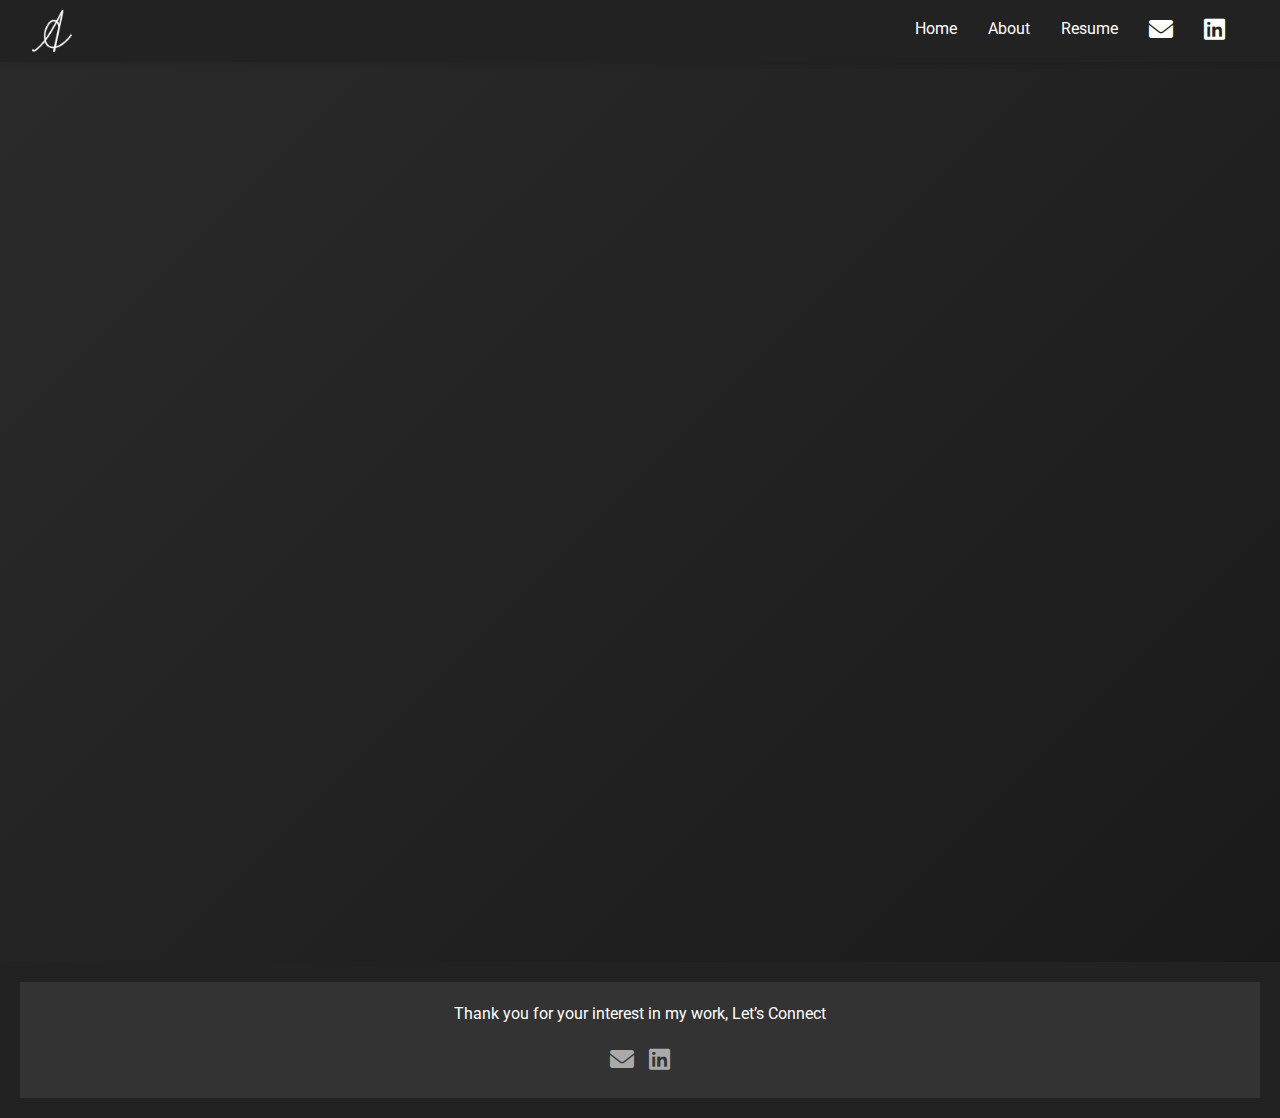
<file: index.html>
<!DOCTYPE html>
<html lang="en">
<head>
  <meta charset="UTF-8">
  <meta name="viewport" content="width=device-width, initial-scale=1.0">
  <meta name="description" content="Portfolio of Ananthu S, UI/UX Designer">
  <meta name="keywords" content="Portfolio, UI/UX Design, Web Development, Science Tutor">
  <meta name="author" content="Ananthu S">
  <title>Portfolio</title>
  <link href="https://fonts.googleapis.com/css2?family=Roboto:wght@400;500;700&display=swap" rel="stylesheet">
  <link href="https://cdn.jsdelivr.net/npm/bootstrap@5.3.0-alpha1/dist/css/bootstrap.min.css" rel="stylesheet">
  <link rel="stylesheet" href="index.css">
  <link rel="stylesheet" href="about.css"> <!-- Reference to external CSS for About Section -->
  <link rel="stylesheet" href="https://cdnjs.cloudflare.com/ajax/libs/font-awesome/6.0.0-beta3/css/all.min.css">
</head>
<body>

  <!-- Navbar -->
  <div id="navbar-container"></div>

  <!-- Hero Section (Splash Animation) -->
  <div id="hero" class="hero-section">
    <div class="text initial">Welcome to my work</div>
    <div class="yellow-box"></div>
    <div class="text final">Looking forward to collaborating</div>
    <div class="arrow" id="scroll-arrow"></div>
  </div>

 
      </div>
    </div>
  </div>

  <!-- Projects Section -->
  <section id="projects-section" style="display: none; opacity: 0;">
    <p class="section-title">My Work</p>
    <h2 class="section-heading">The projects I've been working on</h2>

    <div class="project-container">
      <!-- Project Info List -->
      <div class="project-list">
        <ul>
          <li class="project-item active" data-target="0">
            <i class="fas fa-music"></i> Soul Music – AI-powered Personalized Playlist
          </li>
          <li class="project-item" data-target="1">
            <i class="fas fa-chart-line"></i> KFC Dashboard – Sales & Inventory Analytics
          </li>
        </ul>
      </div>

      <div class="project-image-container" id="image-0">
        <a href="soulmusic.html">
          <img id="project-image" src="Assets/Project image.png" alt="Soul Music AI Feature" class="img-fluid">
        </a>
      </div>

      <div class="project-image-container" id="image-1" style="display: none;">
        <a href="kfcdashboard.html">
          <img id="project-image-2" src="Assets/kfc dashboard mockup.png" alt="KFC Dashboard" class="img-fluid">
        </a>
      </div>
    </div>
  </section>
  <!-- Footer -->
  <div id="footer-container"></div>

  <script src="https://cdn.jsdelivr.net/npm/@popperjs/core@2.11.6/dist/umd/popper.min.js"></script>
  <script src="https://cdn.jsdelivr.net/npm/bootstrap@5.3.0-alpha1/dist/js/bootstrap.min.js"></script>
  <script>
    // Scroll to Projects Section when arrow is clicked and reveal the section
    document.getElementById('scroll-arrow').addEventListener('click', function() {
      let projectsSection = document.getElementById('projects-section');
      projectsSection.style.display = 'block';
      setTimeout(function () {
        projectsSection.style.opacity = '1'; // Fade-in
      }, 50);

      // Scroll to the projects section smoothly
      projectsSection.scrollIntoView({ behavior: 'smooth' });
    });

    // Load external HTML (Navbar and Footer) dynamically
    function loadHTML(file, elementId) {
      fetch(file).then(response => response.text()).then(data => {
        document.getElementById(elementId).innerHTML = data;
      }).catch(error => console.error("Error loading file:", error));
    }

    window.onload = function () {
      loadHTML("navbar.html", "navbar-container");
      loadHTML("footer.html", "footer-container");
    };

    // Toggle Text for the About section
    function toggleText(element) {
      const collapsibleText = element.nextElementSibling;
      if (collapsibleText.style.display === "block") {
        collapsibleText.style.display = "none";
      } else {
        collapsibleText.style.display = "block";
      }
    }

    // Get all project items and the image container
    const projectItems = document.querySelectorAll('.project-item');
    const projectImageContainers = document.querySelectorAll('.project-image-container');

    // Add event listeners to each project item
    projectItems.forEach((item, index) => {
      item.addEventListener('click', () => {
        projectItems.forEach(item => item.classList.remove('active'));
        item.classList.add('active');
        projectImageContainers.forEach(container => container.style.display = 'none');
        const activeImage = document.getElementById(`image-${index}`);
        activeImage.style.display = 'block';
      });
    });
  </script>
</body>
</html>
</file>
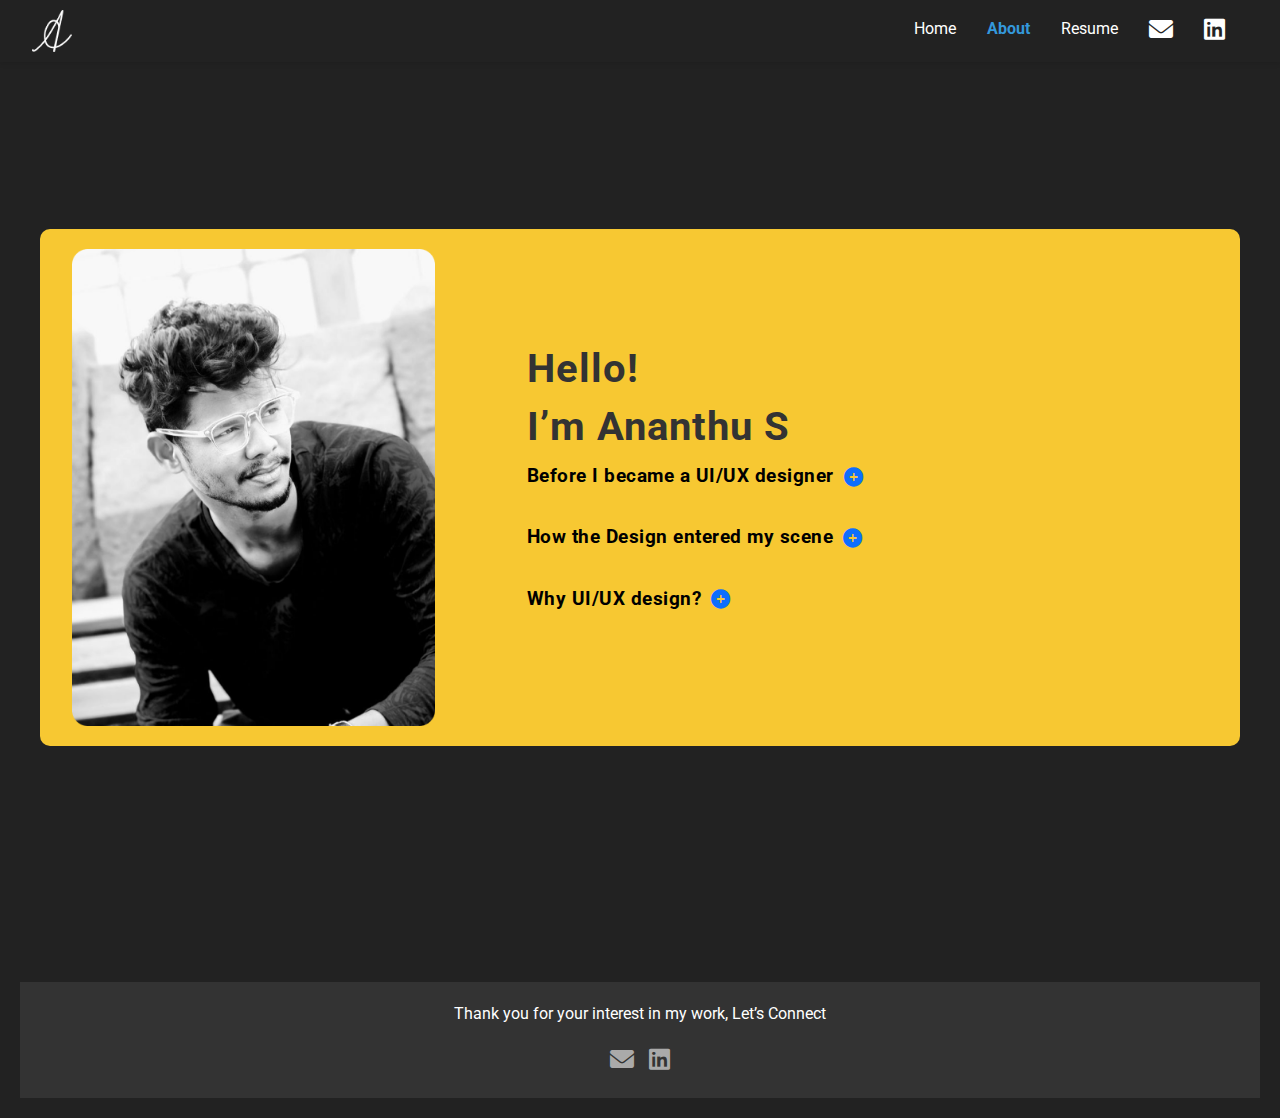
<file: about.html>
<!DOCTYPE html>
<html lang="en">
<head>
    <meta charset="UTF-8">
    <meta name="viewport" content="width=device-width, initial-scale=1.0">
    <meta name="description" content="Portfolio of Ananthu S, UI/UX Designer">
    <meta name="keywords" content="Portfolio, UI/UX Design, Web Development, Science Tutor">
    <meta name="author" content="Ananthu S">
    <title>Portfolio</title>
    <link href="https://fonts.googleapis.com/css2?family=Roboto:wght@300;400;700&family=Playfair+Display:wght@400;700&family=Roboto+Slab:wght@400;700&display=swap" rel="stylesheet">
    <link href="https://cdn.jsdelivr.net/npm/bootstrap@5.3.0-alpha1/dist/css/bootstrap.min.css" rel="stylesheet">
    <link rel="stylesheet" href="about.css"> <!-- Reference to external CSS -->
    <link rel="stylesheet" href="https://cdnjs.cloudflare.com/ajax/libs/font-awesome/6.0.0-beta3/css/all.min.css">
</head>
<body>
    <header id="navbar-container" role="navigation" aria-label="Main navigation"></header>
    
    <main class="about-main-container" role="main">
        <section class="row about-profile-section align-items-center mb-5">
            <div class="col-md-4">
                <img src="Assets/Profile Image.png" alt="Ananthu S Profile" class="about-profile-image fade-in">
            </div>
            <div class="col-md-8 about-text-box fade-in">
                <h1 class="about-intro-heading">
                    <span class="hover-magnify">Hello!</span>
                </h1>
                <h1 class="about-intro-heading"><span class="hover-magnify">I’m Ananthu S</span></h1>
                <section class="about-description">
                    <p>
                        <span class="about-large-text" onclick="toggleText(this)">
                            <strong>Before I became a UI/UX designer</strong>
                            <i class="fas fa-plus-circle text-primary" style="margin-left: 10px;"></i>
                        </span>
                        <span class="collapsible-text">
                            I spent a few years tutoring science subjects. As a freelance home tutor, I enjoyed working one-on-one with high school and higher secondary students, helping them understand complex concepts in physics, chemistry, and mathematics. This experience not only enhanced my communication skills but also gave me a deep understanding of how individuals learn differently, which has been invaluable in my career as a UI/UX designer. It also allowed me to develop patience and empathy, essential traits for designing user-centric products.
                        </span>
                        
                        <br><br>

                        <span class="about-large-text" onclick="toggleText(this)">
                            <strong>How the Design entered my scene</strong>
                            <i class="fas fa-plus-circle text-primary" style="margin-left: 10px;"></i>
                        </span>
                        <span class="collapsible-text">
                            After a formal course in UI/UX, I’ve always had a curiosity for technology, which led me to web development and, later, user-centered design. Through my journey with Figma and responsive design projects, I learned to craft intuitive, accessible interfaces that focus on the user's needs and preferences. This hands-on experience allowed me to apply both creative and analytical thinking, similar to my tutoring days but in a digital space.
                        </span>
                        <br><br>

                        <span class="about-large-text" onclick="toggleText(this)">
                            <strong>Why UI/UX design?</strong>
                            <i class="fas fa-plus-circle text-primary" style="margin-left: 10px;"></i>
                        </span>
                        <span class="collapsible-text">
                            UI/UX design allows me to improve how people interact with digital products. My background in tutoring equipped me with empathy, while my technical skills enable me to craft solutions that make digital experiences smoother and more engaging. I’m excited to collaborate with designers and developers alike, building interfaces that truly empower users.
                        </span>
                    </p>
                </section>
            </div>
        </section>
    </main>

    <footer id="footer-container"></footer>

    <script src="https://cdn.jsdelivr.net/npm/@popperjs/core@2.11.6/dist/umd/popper.min.js"></script>
    <script src="https://cdn.jsdelivr.net/npm/bootstrap@5.3.0-alpha1/dist/js/bootstrap.min.js"></script>
    <script>
        function toggleText(element) {
            const collapsibleText = element.nextElementSibling;
            const icon = element.querySelector('i');
            
            // Toggle text visibility
            collapsibleText.classList.toggle('show');
            
            // Toggle icon between plus and minus
            if (collapsibleText.classList.contains('show')) {
                icon.classList.remove('fa-plus-circle');
                icon.classList.add('fa-minus-circle');
            } else {
                icon.classList.remove('fa-minus-circle');
                icon.classList.add('fa-plus-circle');
            }
        }

        function loadHTML(file, elementId, callback) {
            fetch(file).then(response => response.text()).then(data => {
                document.getElementById(elementId).innerHTML = data;
                if (callback) callback();
            }).catch(error => console.error('Error loading file:', error));
        }

        function setActiveLink() {
            const currentPage = window.location.pathname.split('/').pop();
            const links = {
                'about.html': 'about-link',
                'index.html': 'work-link',
                'resume.html': 'resume-link',
                'mailto': 'contact-link',
                'linkedin': 'linkedin-link',
            };
            Object.values(links).forEach(linkId => {
                const link = document.getElementById(linkId);
                if (link) link.classList.remove('active');
            });
            for (const [page, linkId] of Object.entries(links)) {
                if (currentPage === page || currentPage.includes(page)) {
                    const activeLink = document.getElementById(linkId);
                    if (activeLink) activeLink.classList.add('active');
                }
            }
        }

        function closeNavbarOnClickOutside() {
            const navbar = document.querySelector('.navbar-collapse');
            const navbarToggler = document.querySelector('.navbar-toggler');
            document.addEventListener('click', function (event) {
                if (!navbar.contains(event.target) && !navbarToggler.contains(event.target)) {
                    navbar.classList.remove('show');
                }
            });
        }

        window.onload = function () {
            loadHTML('navbar.html', 'navbar-container', function () {
                loadHTML('footer.html', 'footer-container', function () {
                    setActiveLink();
                    closeNavbarOnClickOutside();
                });
            });
        };
    </script>
</body>
</html>
</file>
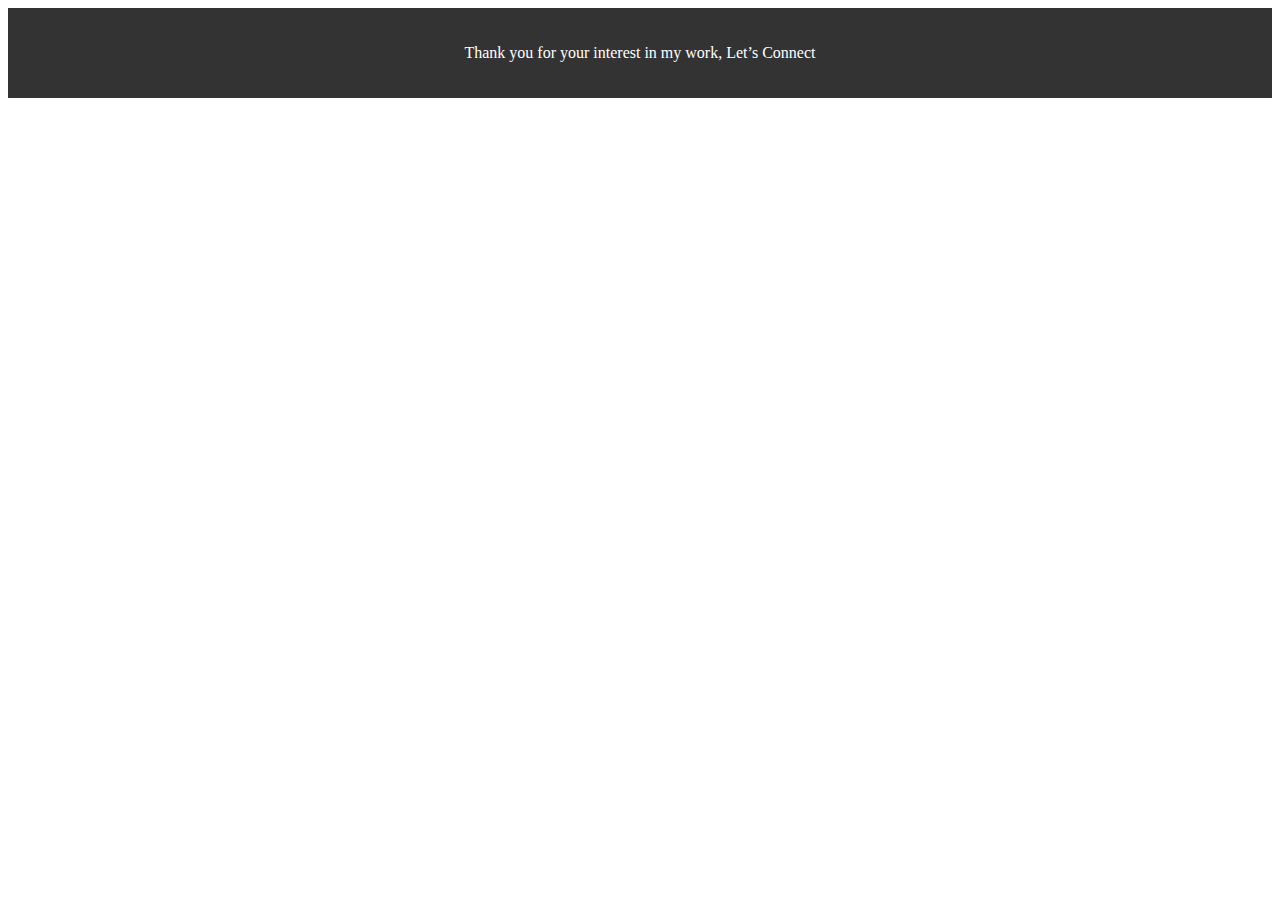
<file: footer.html>
<!DOCTYPE html>
<html lang="en">
<head>
  <meta charset="UTF-8">
  <meta name="viewport" content="width=device-width, initial-scale=1.0">
  <link rel="stylesheet" href="footer.css">
  <title>Footer</title>
</head>
<body>
  <!-- footer.html -->
<footer class="footer">
  <div class="footer-container">
    <p>Thank you for your interest in my work, Let’s Connect</p>
    <div class="footer-icons">
      <a href="mailto:ananthsiv15@gmail.com" aria-label="Email">
        <i class="fa fa-envelope"></i>
      </a>
      <a href="https://www.linkedin.com/in/-ananthus/" aria-label="LinkedIn" target="_blank">
        <i class="fa-brands fa-linkedin"></i>
      </a>
    </div>
  </div>
</footer>

</body>
</html>
</file>
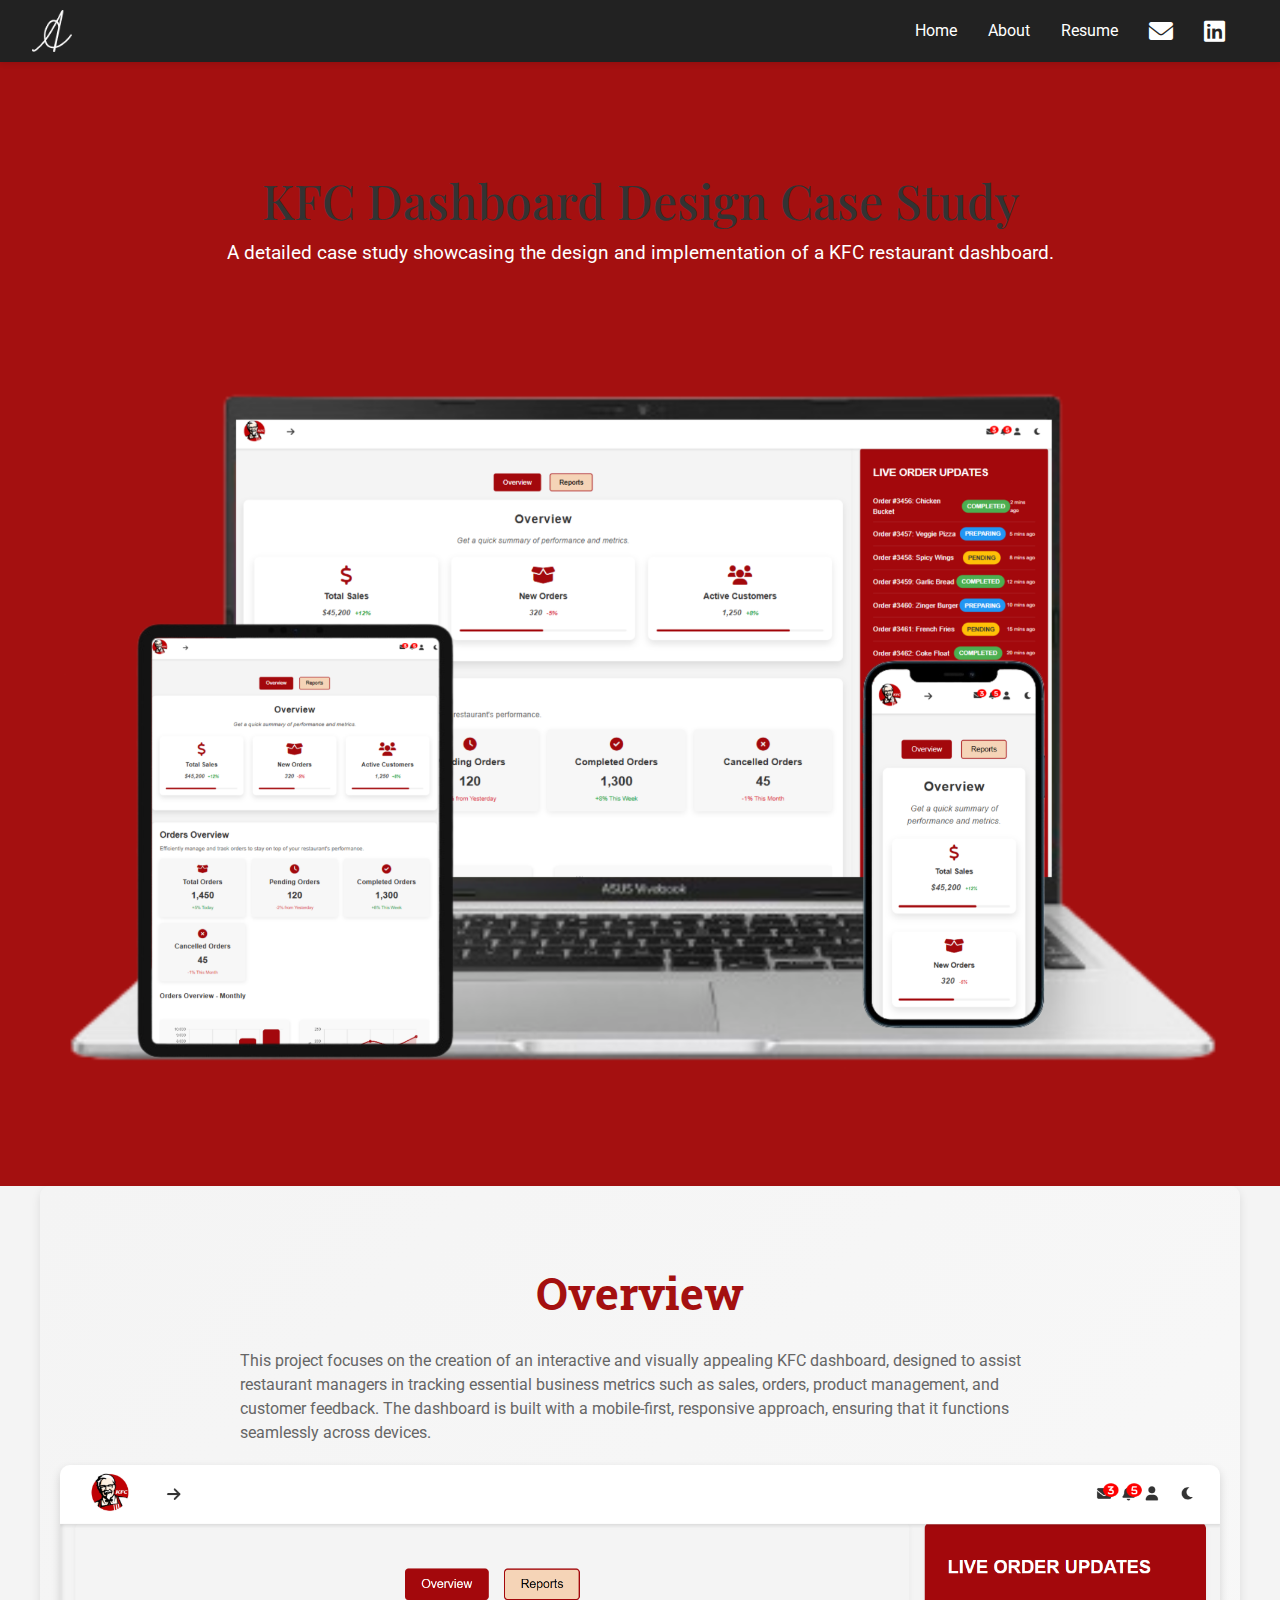
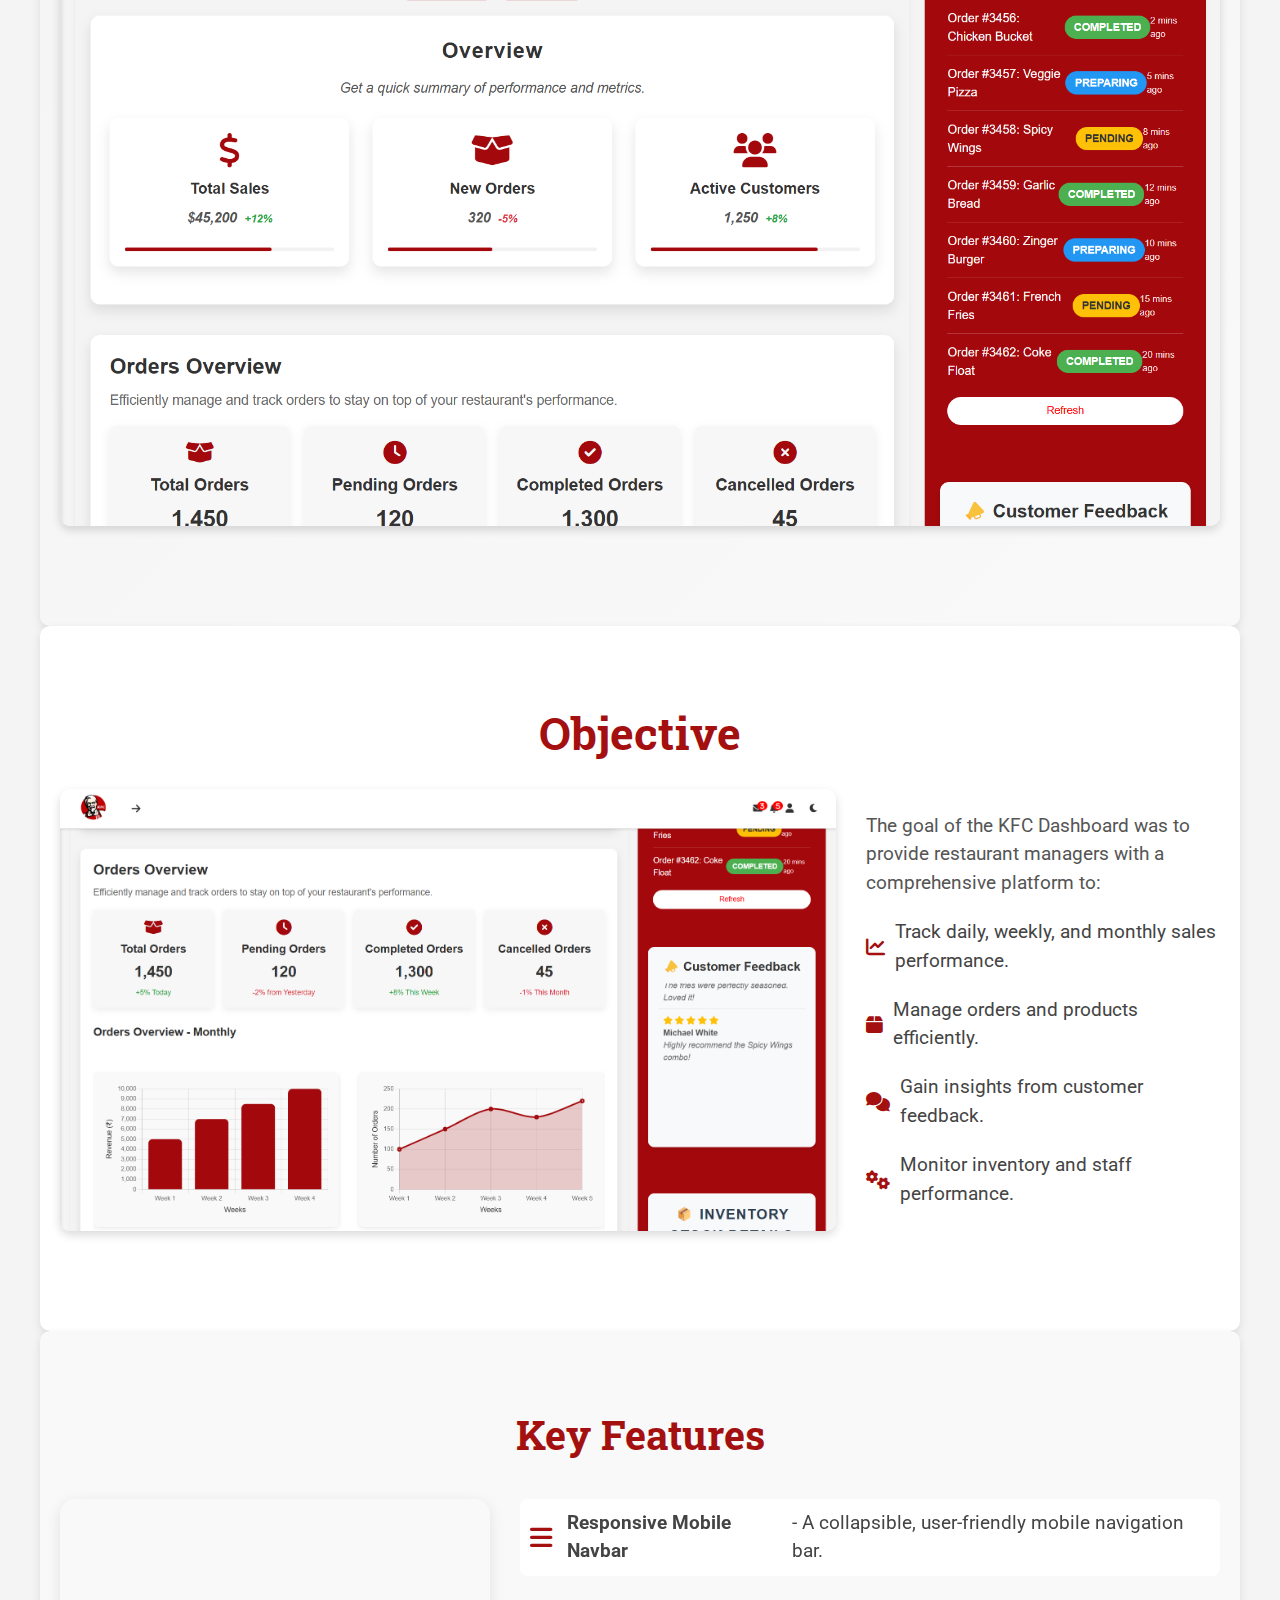
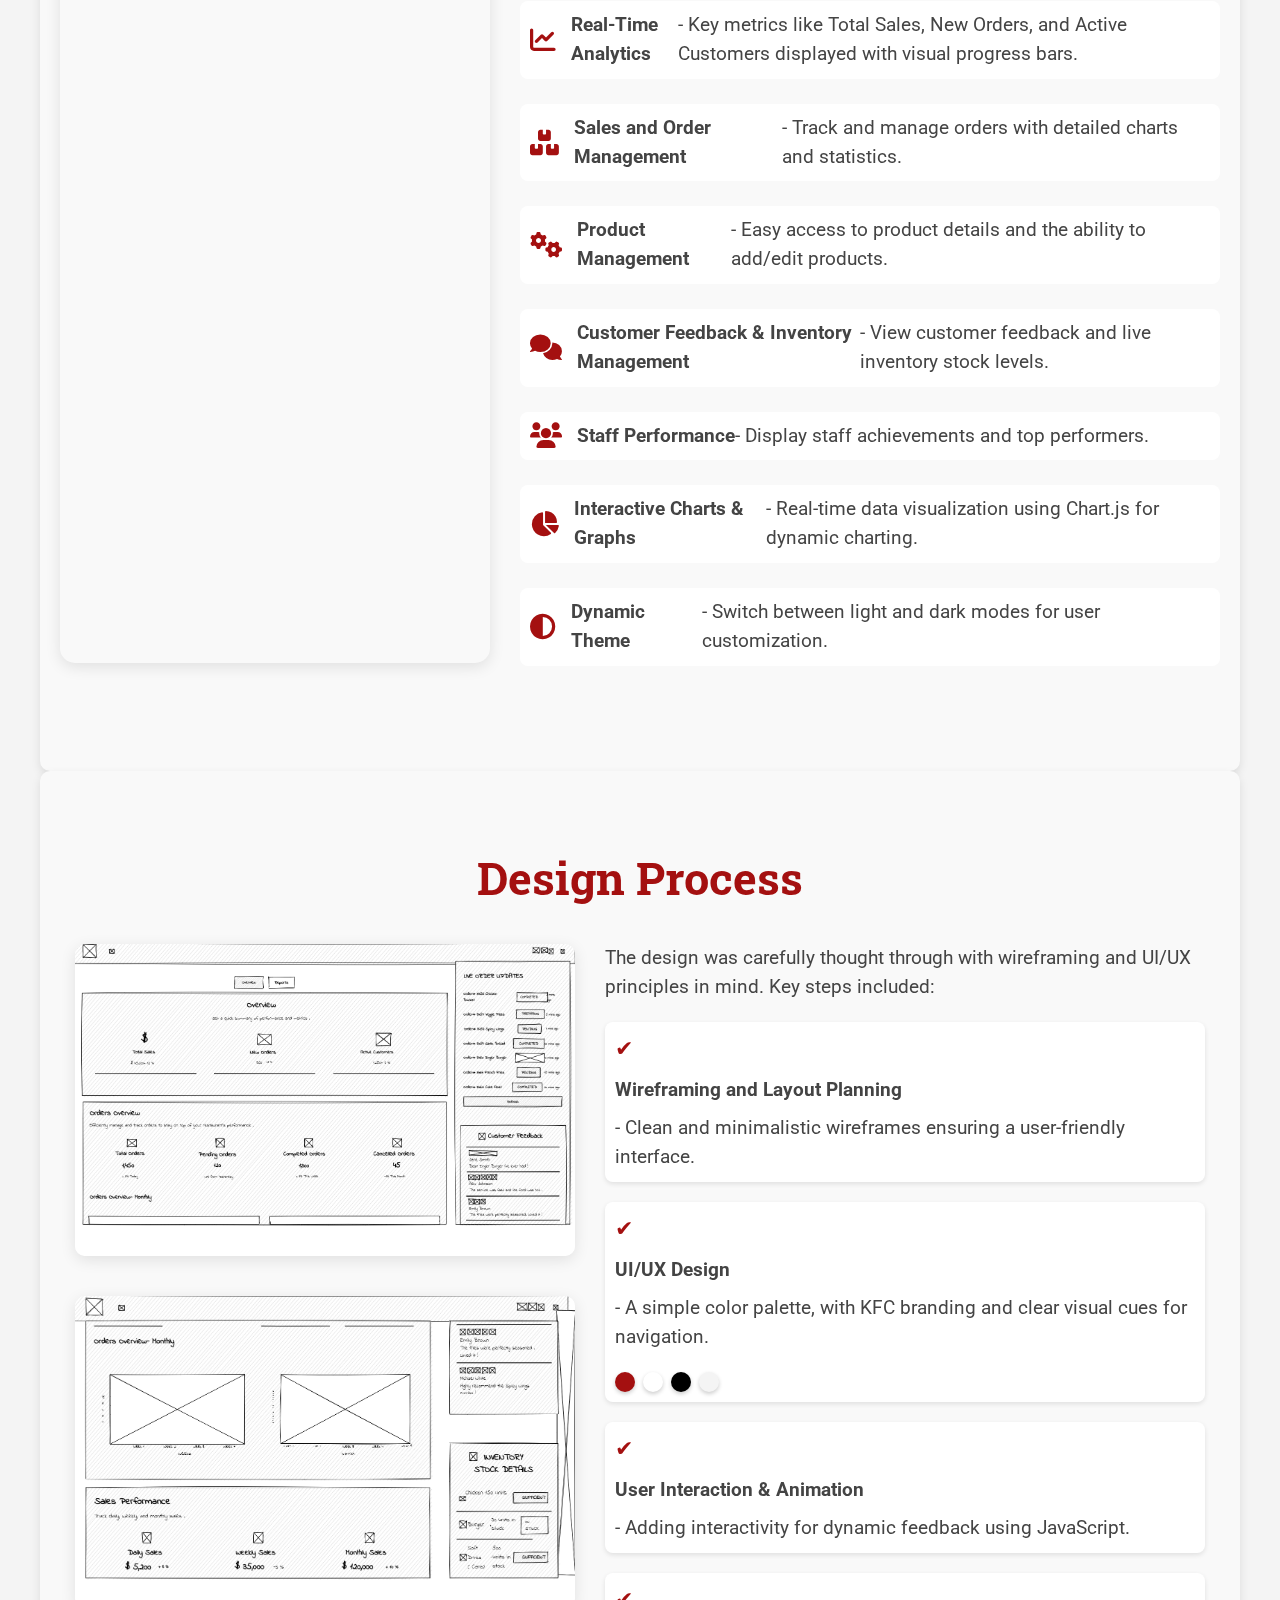
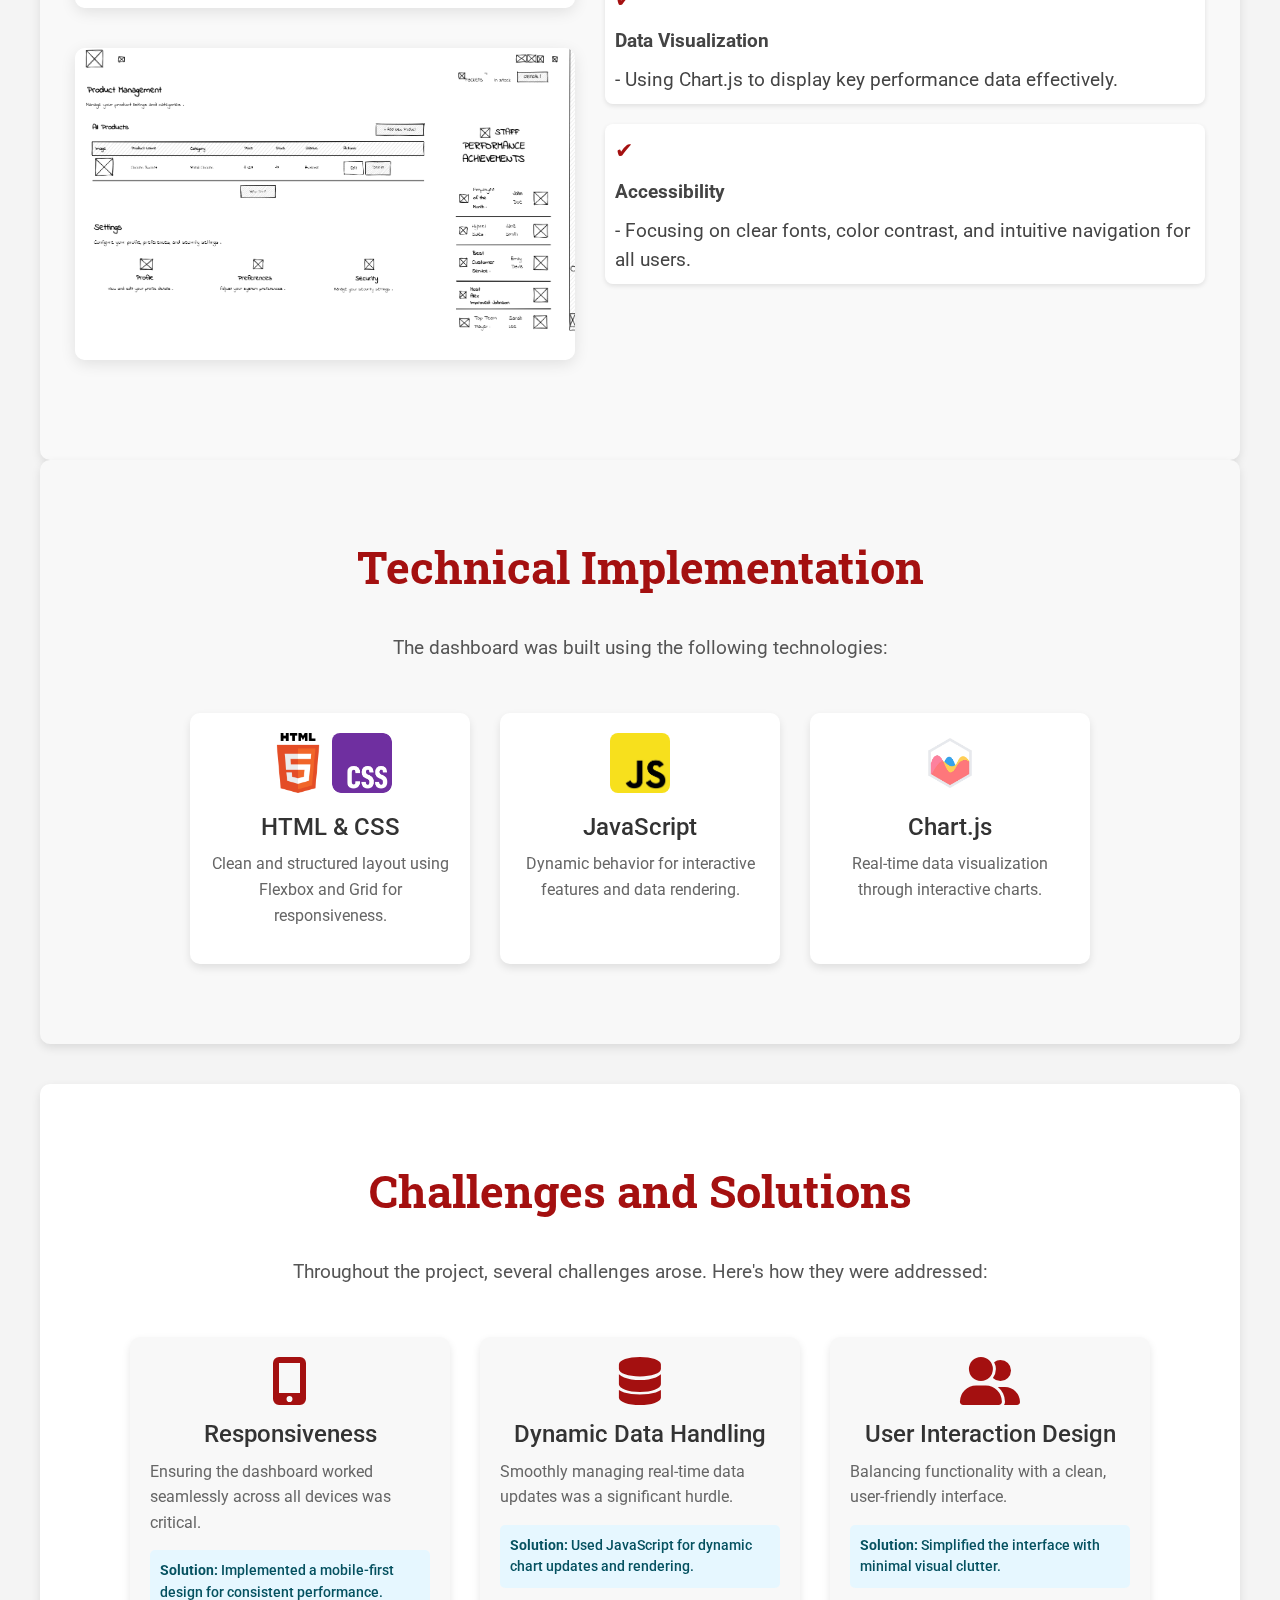
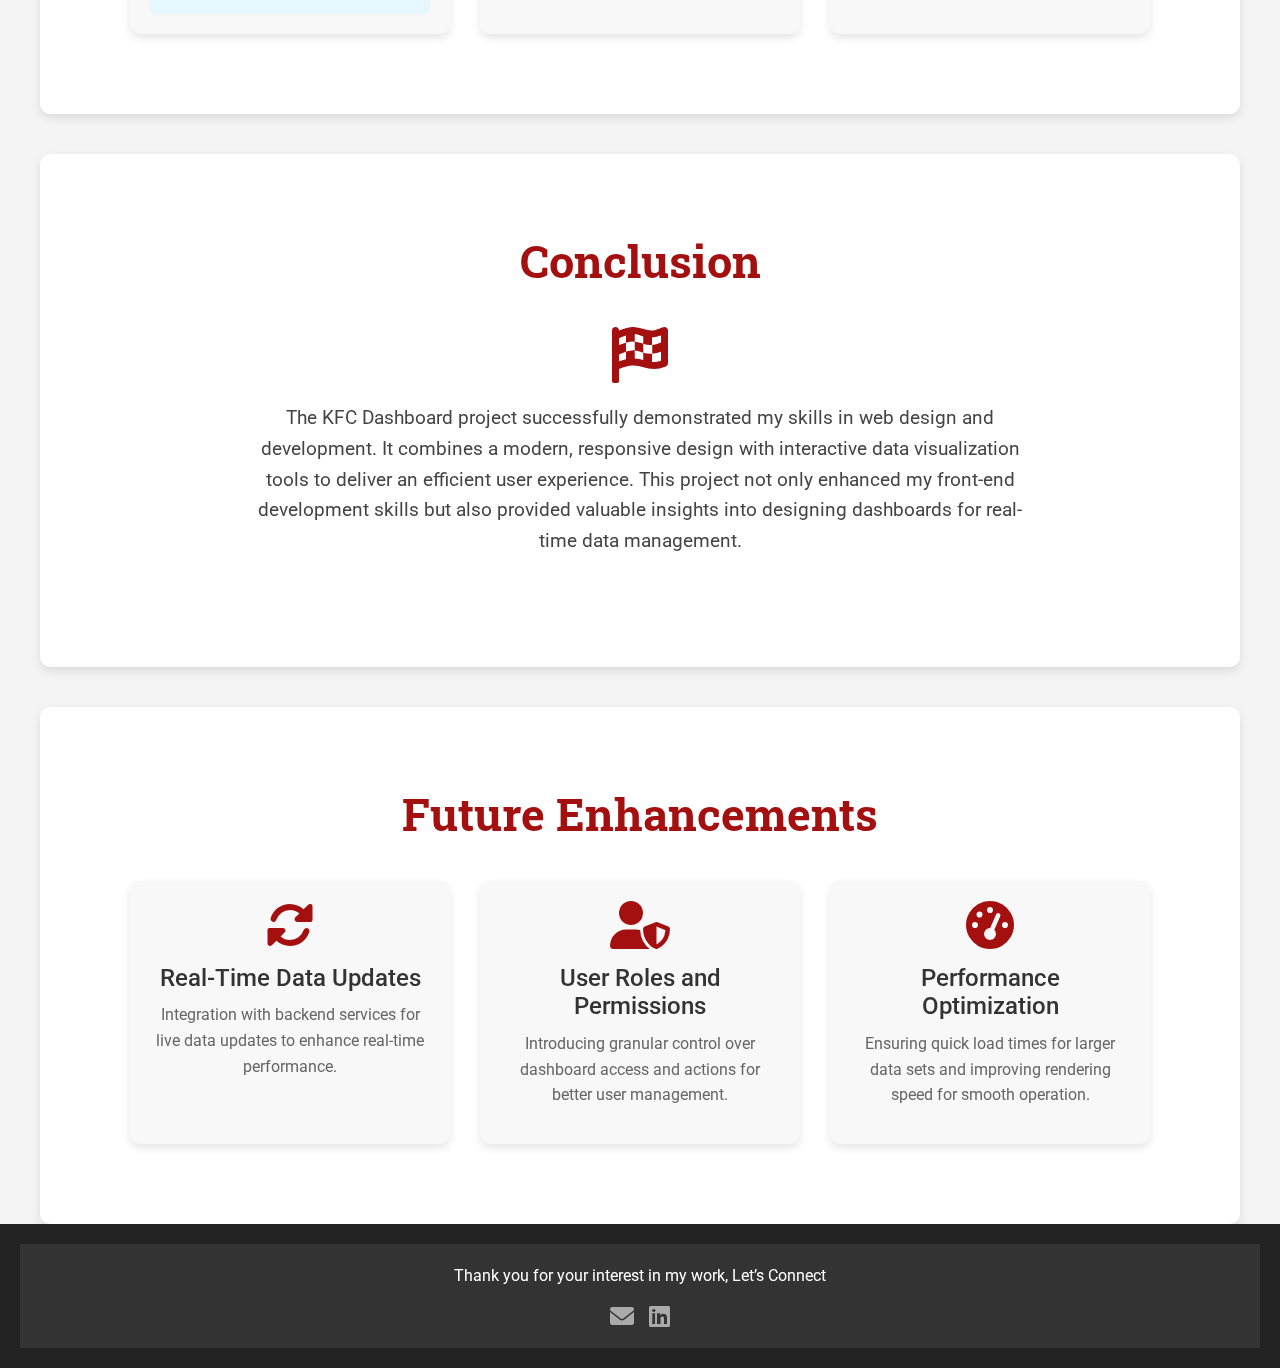
<file: kfcdashboard.html>
<head>
    <meta charset="UTF-8">
    <meta name="viewport" content="width=device-width, initial-scale=1.0">
    <meta name="description" content="KFC Dashboard Case Study - A comprehensive platform for managing restaurant operations, sales tracking, and customer feedback.">
    <meta name="keywords" content="KFC Dashboard, Restaurant Management, Sales Tracking, UI/UX Design, Interactive Dashboard, Case Study">
    <meta name="author" content="Ananthu S">
    <title>KFC Dashboard Design Case Study</title>
    <link href="https://fonts.googleapis.com/css2?family=Roboto:wght@300;400;700&family=Playfair+Display:wght@400;700&family=Roboto+Slab:wght@400;700&display=swap" rel="stylesheet">
    <link href="https://cdn.jsdelivr.net/npm/bootstrap@5.3.0-alpha1/dist/css/bootstrap.min.css" rel="stylesheet">
    <link rel="stylesheet" href="kfcdashboard.css">
    <link rel="stylesheet" href="https://cdnjs.cloudflare.com/ajax/libs/font-awesome/6.0.0-beta3/css/all.min.css">
    </head>
    <body>
    <div id="navbar-container"></div>
    <header>
        <div class="header-content">
            <h1>KFC Dashboard Design Case Study</h1>
            <p class="accent-text">A detailed case study showcasing the design and implementation of a KFC restaurant dashboard.</p>
            
            <!-- Link around header image for redirect -->
            <a href="https://ananthusiv.github.io/Dashboard/" target="_blank" class="header-img-link" title="View Live Demo">
                <img src="Assets/kfc dashboard mockup.png" alt="KFC Dashboard Image" class="img-fluid header-img">
            </a>
        </div>
    </header>
    
    
    <section class="overview" id="overview">
    <h2>Overview</h2>
    <div class="overview-content">
    <div class="overview-text">
    <p>This project focuses on the creation of an interactive and visually appealing KFC dashboard, designed to assist restaurant managers in tracking essential business metrics such as sales, orders, product management, and customer feedback. The dashboard is built with a mobile-first, responsive approach, ensuring that it functions seamlessly across devices.</p>
    </div>
    <div class="overview-image">
    <img src="Assets/overview-image.png" alt="Overview Image" class="img-fluid section-img">
    </div>
    </div>
    </section>
    <section class="objective" id="objective">
    <h2>Objective</h2>
    <div class="objective-content">
    <div class="objective-image">
    <img src="Assets/objective-image.png" alt="Objective Image" class="img-fluid section-img">
    </div>
    <div class="objective-text">
    <p>The goal of the KFC Dashboard was to provide restaurant managers with a comprehensive platform to:</p>
    <ul>
    <li><i class="fas fa-chart-line"></i> Track daily, weekly, and monthly sales performance.</li>
    <li><i class="fas fa-box"></i> Manage orders and products efficiently.</li>
    <li><i class="fas fa-comments"></i> Gain insights from customer feedback.</li>
    <li><i class="fas fa-cogs"></i> Monitor inventory and staff performance.</li>
    </ul>
    </div>
    </div>
    </section>
    <section class="features" id="features">
    <h2>Key Features</h2>
    <div class="features-content">
    <div class="features-video">
    <video class="section-video" autoplay muted loop>
    <source src="Assets/features-video.mp4" type="video/mp4">
    </video>
    </div>
    <div class="features-list">
    <ul>
    <li><i class="fas fa-bars"></i><strong>Responsive Mobile Navbar</strong> - A collapsible, user-friendly mobile navigation bar.</li>
    <li><i class="fas fa-chart-line"></i><strong>Real-Time Analytics</strong> - Key metrics like Total Sales, New Orders, and Active Customers displayed with visual progress bars.</li>
    <li><i class="fas fa-boxes"></i><strong>Sales and Order Management</strong> - Track and manage orders with detailed charts and statistics.</li>
    <li><i class="fas fa-cogs"></i><strong>Product Management</strong> - Easy access to product details and the ability to add/edit products.</li>
    <li><i class="fas fa-comments"></i><strong>Customer Feedback & Inventory Management</strong> - View customer feedback and live inventory stock levels.</li>
    <li><i class="fas fa-users"></i><strong>Staff Performance</strong> - Display staff achievements and top performers.</li>
    <li><i class="fas fa-chart-pie"></i><strong>Interactive Charts & Graphs</strong> - Real-time data visualization using Chart.js for dynamic charting.</li>
    <li><i class="fas fa-adjust"></i><strong>Dynamic Theme</strong> - Switch between light and dark modes for user customization.</li>
    </ul>
    </div>
    </div>
    </section>
    <section class="design-process" id="design-process">
    <h2>Design Process</h2>
    <div class="design-content">
    <div class="design-images">
    <img src="Assets/design-process-image1.png" alt="Design Process Image 1" class="img-fluid design-img">
    <img src="Assets/design-process-image2.png" alt="Design Process Image 2" class="img-fluid design-img">
    <img src="Assets/design-process-image3.png" alt="Design Process Image 3" class="img-fluid design-img">
    </div>
    <div class="design-description">
    <p>The design was carefully thought through with wireframing and UI/UX principles in mind. Key steps included:</p>
    <ul>
    <li><strong>Wireframing and Layout Planning</strong> - Clean and minimalistic wireframes ensuring a user-friendly interface.</li>
    <li><strong>UI/UX Design</strong> - A simple color palette, with KFC branding and clear visual cues for navigation.
    <div class="color-palette">
    <span class="color-swatch" style="background-color:#a41010" title="KFC Red"></span>
    <span class="color-swatch" style="background-color:#fff" title="White"></span>
    <span class="color-swatch" style="background-color:#000" title="Black"></span>
    <span class="color-swatch" style="background-color:#f4f4f4" title="Light Gray"></span>
    </div>
    </li>
    <li><strong>User Interaction & Animation</strong> - Adding interactivity for dynamic feedback using JavaScript.</li>
    <li><strong>Data Visualization</strong> - Using Chart.js to display key performance data effectively.</li>
    <li><strong>Accessibility</strong> - Focusing on clear fonts, color contrast, and intuitive navigation for all users.</li>
    </ul>
    </div>
    </div>
    </section>
    <section class="technical" id="technical">
    <h2>Technical Implementation</h2>
    <p class="tech-description">The dashboard was built using the following technologies:</p>
    <div class="tech-list">
    <div class="tech-item">
    <img src="Assets/html-logo.png" alt="HTML Icon" class="tech-icon">
    <img src="Assets/css-logo.png" alt="CSS Icon" class="tech-icon">
    <h3>HTML & CSS</h3>
    <p>Clean and structured layout using Flexbox and Grid for responsiveness.</p>
    </div>
    <div class="tech-item">
    <img src="Assets/JS-logo.png" alt="JavaScript Icon" class="tech-icon">
    <h3>JavaScript</h3>
    <p>Dynamic behavior for interactive features and data rendering.</p>
    </div>
    <div class="tech-item">
    <img src="Assets/chartjs-logo.png" alt="Chart.js Icon" class="tech-icon">
    <h3>Chart.js</h3>
    <p>Real-time data visualization through interactive charts.</p>
    </div>
    </div>
    </section>
    <section class="challenges" id="challenges">
    <h2>Challenges and Solutions</h2>
    <p class="challenge-description">Throughout the project, several challenges arose. Here's how they were addressed:</p>
    <div class="challenge-list">
    <div class="challenge-item">
    <div class="challenge-icon">
    <i class="fas fa-mobile-alt"></i>
    </div>
    <h3>Responsiveness</h3>
    <p>Ensuring the dashboard worked seamlessly across all devices was critical.</p>
    <div class="solution">
    <strong>Solution:</strong> Implemented a mobile-first design for consistent performance.
    </div>
    </div>
    <div class="challenge-item">
    <div class="challenge-icon">
    <i class="fas fa-database"></i>
    </div>
    <h3>Dynamic Data Handling</h3>
    <p>Smoothly managing real-time data updates was a significant hurdle.</p>
    <div class="solution">
    <strong>Solution:</strong> Used JavaScript for dynamic chart updates and rendering.
    </div>
    </div>
    <div class="challenge-item">
    <div class="challenge-icon">
    <i class="fas fa-user-friends"></i>
    </div>
    <h3>User Interaction Design</h3>
    <p>Balancing functionality with a clean, user-friendly interface.</p>
    <div class="solution">
    <strong>Solution:</strong> Simplified the interface with minimal visual clutter.
    </div>
    </div>
    </div>
    </section>
    <section class="conclusion" id="conclusion">
    <h2>Conclusion</h2>
    <div class="conclusion-content">
    <div class="conclusion-icon">
    <i class="fas fa-flag-checkered"></i>
    </div>
    <p>The KFC Dashboard project successfully demonstrated my skills in web design and development. It combines a modern, responsive design with interactive data visualization tools to deliver an efficient user experience. This project not only enhanced my front-end development skills but also provided valuable insights into designing dashboards for real-time data management.</p>
    </div>
    </section>
    <section class="future" id="future">
    <h2>Future Enhancements</h2>
    <div class="future-content">
    <div class="enhancement-item">
    <div class="enhancement-icon">
    <i class="fas fa-sync-alt"></i>
    </div>
    <h3>Real-Time Data Updates</h3>
    <p>Integration with backend services for live data updates to enhance real-time performance.</p>
    </div>
    <div class="enhancement-item">
    <div class="enhancement-icon">
    <i class="fas fa-user-shield"></i>
    </div>
    <h3>User Roles and Permissions</h3>
    <p>Introducing granular control over dashboard access and actions for better user management.</p>
    </div>
    <div class="enhancement-item">
    <div class="enhancement-icon">
    <i class="fas fa-tachometer-alt"></i>
    </div>
    <h3>Performance Optimization</h3>
    <p>Ensuring quick load times for larger data sets and improving rendering speed for smooth operation.</p>
    </div>
    </div>
    </section>
    <div id="footer-container"></div>
    <script src="https://cdn.jsdelivr.net/npm/@popperjs/core@2.11.6/dist/umd/popper.min.js"></script>
    <script src="https://cdn.jsdelivr.net/npm/bootstrap@5.3.0-alpha1/dist/js/bootstrap.min.js"></script>
    <script>/*<![CDATA[*/function loadHTML(file,elementId,callback){fetch(file).then(response=>{if(!response.ok){throw new Error(`Failed to fetch ${file}:${response.statusText}`);}
    return response.text();}).then(data=>{document.getElementById(elementId).innerHTML=data;if(callback)callback();}).catch(error=>{console.error(`Error loading ${file}:`,error);document.getElementById(elementId).innerHTML=`<p>Error loading ${file}</p>`;});}
    function setActiveLink(){const currentPage=window.location.pathname.split('/').pop();const links={'about.html':'about-link','index.html':'work-link','resume.html':'resume-link','mailto':'contact-link','linkedin':'linkedin-link',};Object.values(links).forEach(linkId=>{const link=document.getElementById(linkId);if(link)link.classList.remove('active');});for(const[page,linkId]of Object.entries(links)){if(currentPage===page||currentPage.includes(page)){const activeLink=document.getElementById(linkId);if(activeLink)activeLink.classList.add('active');}}}
    function closeNavbarOnClickOutside(){const navbar=document.querySelector('.navbar-collapse');const navbarToggler=document.querySelector('.navbar-toggler');document.addEventListener('click',function(event){if(!navbar.contains(event.target)&&!navbarToggler.contains(event.target)){navbar.classList.remove('show');}});}
    window.onload=function(){loadHTML('navbar.html','navbar-container',function(){setActiveLink();closeNavbarOnClickOutside();});loadHTML('footer.html','footer-container');};/*]]>*/</script>
    </body>
</file>
<file: index.css>
/* Global Styles */
* {
  box-sizing: border-box;
  margin: 0;
  padding: 0;
}

body, html {
  width: 100%;
  height: 100%;
  font-family: 'Roboto', sans-serif;
}

/* Hero Section (Splash Animation) */
#hero {
  position: relative;
  height: 100vh;
  display: flex;
  justify-content: center;
  align-items: center;
  background: linear-gradient(135deg, #2a2a2a, #1a1a1a);
  text-align: center;
  color: white;
  overflow: hidden;
  padding: 0 20px; /* Adjusted padding for better responsiveness */
}

.text, .yellow-box, .arrow {
  opacity: 0;
  transition: opacity 1s ease;
}

/* Text Animation */
.text {
  position: absolute;
  font-size: 2rem;
  font-weight: 600;
  letter-spacing: 2px;
  transform: scale(0.8);
  transition: opacity 1s ease, transform 1s ease;
  padding: 10px 20px;
}

.text.initial {
  animation: textAppear 1s ease-out forwards .5s;
}

.text.final {
  font-size: 2.5rem;
  font-weight: 700;
  letter-spacing: 3px;
  animation: textAppear 1s ease-out forwards 5s;
}

/* Yellow Box Animation */
.yellow-box {
  position: absolute;
  width: 150px;
  height: 50px;
  padding: 15px;
  background-color: #f7c832;
  clip-path: polygon(0% 0%, 0% 0%, 0% 0%, 0% 0%);
  animation: showBox 1s ease-in-out forwards, stretchBox 4s 1s ease-out forwards;
}

/* Arrow Animation */
.arrow {
  position: absolute;
  bottom: 40px;
  width: 40px;
  height: 40px;
  padding: 10px 15px;
  background-color: transparent;
  display: flex;
  justify-content: center;
  align-items: center;
  opacity: 0;
  transform: translateY(10px);
  animation: showArrow 1s ease-out forwards 6.5s;
  cursor: pointer;
  transition: transform 0.3s ease;
}

.arrow:hover {
  transform: translateY(0) scale(1.2);
}

.arrow::before, .arrow::after {
  content: '';
  position: absolute;
  background-color: #fff;
}

.arrow::before {
  width: 8px;
  height: 24px;
  top: 0;
  left: 0;
}

.arrow::after {
  width: 35px;
  height: 8px;
  top: 24px;
  left: 0;
}

/* Animations */
@keyframes showBox {
  0% { opacity: 0; transform: scale(0); }
  100% { opacity: 1; transform: scale(1); }
}

@keyframes stretchBox {
  0% { clip-path: polygon(0% 0%, 0% 0%, 0% 0%, 0% 0%); width: 150px; height: 50px; }
  20% { clip-path: polygon(0% 0%, 100% 0%, 0% 0%, 0% 0%); width: 250px; }
  50% { clip-path: polygon(0% 0%, 100% 0%, 100% 100%, 0% 50%); width: 350px; height: 100px; }
  100% { clip-path: polygon(0% 0%, 100% 0%, 100% 100%, 0% 100%); width: 100vw; height: 100vh; }
}

@keyframes textAppear {
  0% { opacity: 0; transform: scale(0.8); }
  100% { opacity: 1; transform: scale(1); }
}

@keyframes showArrow {
  0% { opacity: 0; transform: translateY(10px); }
  100% { opacity: 1; transform: translateY(0); }
}

/* Responsive Design */
@media (max-width: 768px) {
  #hero {
    padding: 0 15px; /* Reduced padding for smaller screens */
  }

  .text {
    font-size: 1.5rem;
  }

  .text.initial {
    font-size: 1.8rem;
  }

  .text.final {
    font-size: 2rem;
  }

  .yellow-box {
    width: 100px;
    height: 40px;
  }

  .arrow {
    bottom: 30px;
  }
}

#projects-section {
  text-align: center;
  padding: 50px 150px; /* Adjusted padding */
  opacity: 0;
  animation: fadeIn 1s forwards;
  margin: 0 auto; /* Center the section */
}

.section-title {
  font-size: 1.5rem;
  color: #444;
  font-weight: bold;
  margin-bottom: 20px;
}

.section-heading {
  font-size: 2.5rem;
  color: #333;
  margin-bottom: 30px;
  font-family: 'Roboto', sans-serif;
  font-weight: 600;
}

.project-container {
  display: flex;
  justify-content: space-between;
  max-width: 768px; /* Larger container for better display */
  margin: 30px auto;
  gap: 20px;
}

.project-list {
  max-width: 35%;
  text-align: left;
  padding: 20px 15px;
}

ul {
  list-style-type: none;
  padding: 0;
}

.project-item {
  font-size: 1rem;
  padding: 12px;
  cursor: pointer;
  color: #666;
  font-weight: 500;
  border-radius: 5px;
  margin-bottom: 15px; /* Increased margin for spacing */
  display: flex;
  align-items: center;
}

.project-item i {
  margin-right: 10px;
  color: #444;
  font-size: 1.2rem;
}

.project-item[data-target="0"].active {
  color: rgb(41 175 217);
  font-weight: 600;
}

.project-item[data-target="1"].active {
  color: #b02a37;
  font-weight: 600;
}

.project-item:hover {
  font-weight: 600;
  transform: none;
}

.project-image-container {
  max-width: 50%; /* Reduced size */
  border-radius: 10px;
  overflow: hidden;
  position: relative;
  transition: transform 0.3s ease;
  padding: 10px;
}

.project-image-container img {
  width: 100%;
  height: auto;
  object-fit: cover;
  border-radius: 8px;
}

.project-image-container:hover img {
  transform: scale(1.05);
}

/* Fade-in Animation */
@keyframes fadeIn {
  0% {
    opacity: 0;
    transform: translateY(30px);
  }
  100% {
    opacity: 1;
    transform: translateY(0);
  }
}

/* No Arrow Hover Effect */
.project-image-container:hover .hover-arrow {
  display: none;
}

@media (max-width: 768px) {
  .project-container {
    flex-direction: column;
    align-items: center;
    gap: 20px;
  }

  .project-list,
  .project-image-container {
    max-width: 100%;
    padding: 0;
  }

  .project-list {
    text-align: center;
  }

  #projects-section {
    padding: 30px 15px;
  }
}
</file>
<file: about.css>
/* General styling improvements */
body {
  margin: 0;
  padding: 0;
  font-family: 'Roboto', sans-serif;
  background-color:#222; 
  color: #333;
}

/* Main about container */
.about-main-container {
  display: flex;
  justify-content: center;
  align-items: center;
  min-height: 100vh;
  padding: 20px;
}

/* Profile section layout */
.about-profile-section {
  display: flex;
  flex-wrap: wrap;
  justify-content: center;
  padding: 20px;
  background-color:  #f7c832;
  border-radius: 10px;
  max-width: 1200px;
  width: 100%;
  transition: transform 0.3s ease;
}

.about-profile-section:hover {
  transform: translateY(-10px);
}

/* Profile image */
.about-profile-image {
  width: 100%;
  max-width: 400px;
  height: auto;
  object-fit: cover;
  border-radius: 8px;
}

/* Text box */
.about-text-box {
  padding-left: 80px;
  padding-right: 80px;
  text-align: left;
  max-width: 800px;
}

/* Headings */
.about-intro-heading {
  font-size: 2.5rem;
  margin-bottom: 10px;
  font-weight: 700;
  letter-spacing: 1px;
}

.about-intro-heading .hover-magnify {
  transition: transform 0.3s ease;
}

.about-intro-heading .hover-magnify:hover {
  transform: scale(1.1);
  color: #ffff;
}

/* Description section */
.about-description {
  font-size: 1.2rem;
  color: #000;
  line-height: 1.6;
  margin-top: 10px;
  text-align: justify;
}

/* Text styling */
.about-large-text {
  position: relative;
  cursor: pointer;  /* Makes it clear it's clickable */
  font-weight: 500;
  letter-spacing: 0.5px;
  transition: all 0.3s ease;
  display: inline-flex;
  align-items: center;
}

/* Change icon and color when hovering */
.about-large-text:hover {
  color: #ffffff;
  transform: scale(1.05);
}

.about-large-text i {
  transition: transform 0.3s ease;
}

/* Rotate icon when text is expanded */
.collapsible-text:not(:empty) + .about-large-text i {
  transform: rotate(45deg);
}

/* Collapsible text styling */
.collapsible-text {
  display: none;
  margin-top: 10px;
  font-size: 1rem;
  color: #111;
  line-height: 1.6;
}

/* Show collapsible text on click */
.collapsible-text.show {
  display: block;
}

/* Fade-in effect */
.fade-in {
  animation: fadeIn 1s ease-in-out;
}

@keyframes fadeIn {
  0% {
    opacity: 0;
  }
  100% {
    opacity: 1;
  }
}

/* Mobile responsiveness */
@media (max-width: 768px) {
  .about-profile-section {
    flex-direction: column;
    align-items: center;
  }
  .about-profile-image {
    margin-bottom: 20px;
  }
  .about-text-box {
    padding-left: 15px;
    padding-right: 15px;
  }
  .about-intro-heading {
    font-size: 2rem;
  }
}

@media (max-width: 480px) {
  .about-intro-heading {
    font-size: 1.5rem;
  }
  .about-description {
    font-size: 1rem;
  }
  .about-large-text {
    font-size: 1.1rem;
  }
}

/* Accessibility improvements */
:focus {
  outline: 2px solid #007bff;
  outline-offset: 4px;
}
</file>
<file: footer.css>
#footer-container {
    background: #222;
    color: #aaa;
    text-align: center;
    padding: 20px;
  }
  footer {
    text-align: center;
    background-color: #333;
    color: #fff;
    padding: 20px;
    
  }
  
  footer p {
    font-size: 1rem;
  }
  
  .footer-icons {
    display: flex;
    gap: 15px;
    justify-content: center;
    margin-top: 15px;
  }
  .footer-icons a {
    color: #aaa;
    font-size: 1.5rem;
    transition: color 0.3s ease, transform 0.3s ease;
  }
  .footer-icons a:hover {
    color: var(--accent-color);
    transform: scale(1.2);
  }
  @media (max-width: 1024px) {
    .footer {
      padding: 35px 8%;
    }
    .footer p {
      font-size: 0.95rem;
    }
    .footer-icons {
      gap: 14px;
    }
    .footer-icons a {
      font-size: 1.4rem;
    }
  }
  @media (max-width: 820px) {
    .footer {
      padding: 110px 8%;
    }
    .footer p {
      font-size: 0.95rem;
    }
    .footer-icons {
      gap: 14px;
    }
    .footer-icons a {
      font-size: 1.4rem;
    }
  }
  @media (max-width: 768px) {
    .footer {
      padding: 65px 5%;
    }
    .footer p {
      font-size: 0.9rem;
    }
    .footer-icons {
      gap: 12px;
    }
    .footer-icons a {
      font-size: 1.3rem;
    }
  }
  @media (max-width: 480px) {
    .footer {
      padding: 50px 5%;
    }
    .footer p {
      font-size: 0.8rem;
    }
    .footer-icons {
      gap: 10px;
    }
    .footer-icons a {
      font-size: 1.2rem;
    }
  }
</file>
<file: kfcdashboard.css>
body {
    font-family:'Roboto',sans-serif;
    margin:0;
    padding:0;
    background-color:#f4f4f4
    }
    
    h1,h2 {
    font-family:'Playfair Display',serif;
    color:#333
    }
    
    a {
    text-decoration:none;
    color:inherit
    }
    
    img {
    max-width:100%;
    height:auto
    }
    
    header {
    background-color:#a41010;
    color:#fff;
    padding:60px 20px;
    text-align:center
    }
    
    .header-content {
    max-width:1200px;
    margin:0 auto
    }
    
    .header-content h1 {
    font-size:3rem;
    margin-bottom:10px;
    margin-top:50px
    }
    
    .accent-text {
    font-size:1.2rem;
    margin-bottom:20px
    }
    
    section {
    padding:80px 20px;
    text-align:center;
    margin:0 auto;
    max-width:1200px
    }
    
    section h2 {
    font-size:2.5rem;
    margin-bottom:30px;
    color:#212121
    }
    
    section img {
    margin-bottom:20px;
    border-radius:8px
    }
    
    .overview {
    background-color:#fff
    }
    
    .overview p {
    max-width:800px;
    margin:0 auto;
    font-size:1rem;
    color:#666
    }
    
    .features {
    background-color:#f9f9f9
    }
    
    .features ul {
    list-style:none;
    padding:0;
    margin:0;
    text-align:left;
    max-width:900px;
    margin:0 auto
    }
    
    .features li {
    font-size:1.1rem;
    color:#444;
    margin-bottom:20px
    }
    
    .design-process ul {
    list-style:none;
    padding:0;
    margin:0
    }
    
    .design-process li {
    font-size:1.1rem;
    color:#444;
    margin-bottom:15px
    }
    
    .technical ul {
    list-style:none;
    padding:0;
    margin:0
    }
    
    .technical li {
    font-size:1.1rem;
    color:#444;
    margin-bottom:15px
    }
    
    .challenges ul {
    list-style:none;
    padding:0;
    margin:0
    }
    
    .challenges li {
    font-size:1.1rem;
    color:#444;
    margin-bottom:15px
    }
    
    .conclusion {
    background-color:#fff
    }
    
    .conclusion p {
    font-size:1rem;
    color:#444;
    margin-bottom:30px
    }
    
    .future ul {
    list-style:none;
    padding:0;
    margin:0
    }
    
    .future li {
    font-size:1.1rem;
    color:#444;
    margin-bottom:15px
    }
    
    @media (max-width: 1024px) {
    .header-content h1 {
    font-size:2.5rem;
    margin-bottom:20px
    }
    
    section h2 {
    font-size:2rem;
    margin-bottom:20px
    }
    
    .features ul,.design-process ul,.technical ul,.challenges ul,.future ul {
    text-align:center;
    padding:0 10px
    }
    
    .features li,.design-process li,.technical li,.challenges li,.future li {
    font-size:1rem;
    margin-bottom:15px
    }
    }
    
    @media (max-width: 768px) {
    header {
    padding:50px 15px
    }
    
    .header-content h1 {
    font-size:2rem
    }
    
    section h2 {
    font-size:1.8rem
    }
    
    section {
    padding:60px 15px
    }
    
    .features ul,.design-process ul,.technical ul,.challenges ul,.future ul {
    text-align:center
    }
    
    .features li,.design-process li,.technical li,.challenges li,.future li {
    font-size:1rem
    }
    }
    
    @media (max-width: 480px) {
    header {
    padding:40px 10px
    }
    
    .header-content h1 {
    font-size:1.8rem
    }
    
    section h2 {
    font-size:1.5rem
    }
    
    section {
    padding:50px 10px
    }
    
    .features ul,.design-process ul,.technical ul,.challenges ul,.future ul {
    text-align:center;
    padding:0 5px
    }
    
    .features li,.design-process li,.technical li,.challenges li,.future li {
    font-size:.9rem;
    margin-bottom:10px
    }
    }
    
    .overview {
    background:linear-gradient(135deg,#f4f4f4 0%,#f9f9f9 100%);
    padding:80px 20px;
    text-align:center;
    border-radius:10px;
    box-shadow:0 4px 10px rgba(0,0,0,0.1)
    }
    
    .overview h2 {
    font-size:2.8rem;
    color:#a41010;
    margin-bottom:30px;
    font-weight:700;
    font-family:'Roboto Slab',serif;
    line-height:1.2
    }
    
    .overview .overview-content {
    display:flex;
    justify-content:center;
    align-items:center;
    flex-direction:column;
    gap:20px
    }
    
    .overview .overview-text {
    max-width:800px;
    font-size:1.2rem;
    color:#555;
    text-align:left;
    margin:0 auto;
    line-height:1.5
    }
    
    .overview .overview-image {
    max-width:100%;
    display:flex;
    justify-content:center;
    align-items:center
    }
    
    .overview .overview-image img {
    border-radius:10px;
    box-shadow:0 4px 10px rgba(0,0,0,0.15)
    }
    
    @media (max-width: 1024px) {
    .overview h2 {
    font-size:2.4rem
    }
    
    .overview .overview-text {
    font-size:1.1rem
    }
    
    .overview .overview-content {
    padding:0 15px
    }
    }
    
    @media (max-width: 768px) {
    .overview h2 {
    font-size:2rem
    }
    
    .overview .overview-text {
    font-size:1rem
    }
    
    .overview .overview-content {
    flex-direction:column;
    padding:0 10px
    }
    }
    
    @media (max-width: 480px) {
    .overview h2 {
    font-size:1.6rem
    }
    
    .overview .overview-text {
    font-size:.9rem
    }
    
    .overview .overview-content {
    padding:0 5px
    }
    
    .overview .overview-image img {
    width:90%
    }
    }
    
    .objective {
    background-color:#fff;
    padding:80px 20px;
    text-align:center;
    border-radius:10px;
    box-shadow:0 4px 10px rgba(0,0,0,0.1)
    }
    
    .objective h2 {
    font-size:2.8rem;
    color:#a41010;
    margin-bottom:30px;
    font-weight:700;
    font-family:'Roboto Slab',serif
    }
    
    .objective-content {
    display:flex;
    justify-content:space-between;
    align-items:center;
    gap:30px;
    max-width:1200px;
    margin:0 auto
    }
    
    .objective-text {
    text-align:left;
    max-width:700px
    }
    
    .objective-text p {
    font-size:1.2rem;
    color:#555;
    margin-bottom:20px
    }
    
    .objective-text ul {
    list-style:none;
    padding:0;
    margin:0
    }
    
    .objective-text li {
    font-size:1.2rem;
    color:#444;
    margin-bottom:20px;
    display:flex;
    align-items:center
    }
    
    .objective-text li i {
    margin-right:10px;
    color:#a41010
    }
    
    .objective-image img {
    border-radius:10px;
    box-shadow:0 4px 10px rgba(0,0,0,0.15)
    }
    
    @media (max-width: 768px) {
    .objective-content {
    flex-direction:column;
    text-align:center
    }
    
    .objective-text p {
    font-size:1rem
    }
    
    .objective-text ul {
    text-align:center;
    padding:0 10px
    }
    
    .objective-text li {
    font-size:1rem
    }
    
    .objective h2 {
    font-size:2rem
    }
    }
    
    .features {
    background-color:#f9f9f9;
    padding:80px 20px;
    text-align:center;
    border-radius:10px;
    box-shadow:0 4px 10px rgba(0,0,0,0.1)
    }
    
    .features h2 {
    font-size:2.8rem;
    color:#a41010;
    margin-bottom:40px;
    font-weight:700;
    font-family:'Roboto Slab',serif
    }
    
    .features-content {
    display:flex;
    flex-direction:row;
    justify-content:space-between;
    align-items:flex-start;
    gap:30px;
    max-width:1200px;
    margin:0 auto
    }
    
    .features-video {
    flex:1;
    max-width:600px
    }
    
    .section-video {
    width:100%;
    height:auto;
    border-radius:15px;
    box-shadow:0 4px 15px rgba(0,0,0,0.1);
    transition:transform .3s ease-in-out
    }
    
    .features-video .section-video:hover {
    transform:scale(1.05)
    }
    
    .features-list {
    text-align:left;
    max-width:700px
    }
    
    .features-list ul {
    list-style:none;
    padding:0;
    margin:0
    }
    
    .features-list li {
    font-size:1.2rem;
    color:#444;
    margin-bottom:25px;
    display:flex;
    align-items:center;
    padding:10px;
    border-radius:8px;
    background-color:#fff;
    transition:background-color .3s ease
    }
    
    .features-list li:hover {
    background-color:#f0f0f0
    }
    
    .features-list li i {
    font-size:1.6rem;
    margin-right:15px;
    color:#a41010
    }
    
   /* Media Queries for Responsiveness */

/* For screens up to 1024px */
@media (max-width: 1024px) and (min-width: 769px) {
    .features-content {
        flex-direction: column; /* Stack elements vertically */
        text-align: center; /* Center text */
      }
    
      .features-list {
        text-align: center; /* Center the list items */
      }
    
      .features h2 {
        font-size: 2rem; /* Adjust title size */
      }
    
      .features-list li {
        font-size: 1rem; /* Adjust list item font size */
      }
    
      .features-video {
        max-width: 50%; /* Make the video smaller and more responsive */
        margin-bottom: 20px; /* Add space below video */
      }
    }
  /* For screens up to 768px */
  @media (max-width: 768px) {
    .features-content {
      flex-direction: column; /* Stack elements vertically */
      text-align: center; /* Center text */
    }
  
    .features-list {
      text-align: center; /* Center the list items */
    }
  
    .features h2 {
      font-size: 2rem; /* Adjust title size */
    }
  
    .features-list li {
      font-size: 1rem; /* Adjust list item font size */
    }
  
    .features-video {
      max-width: 70%; /* Make the video smaller and more responsive */
      margin-bottom: 20px; /* Add space below video */
    }
  }
  
  /* For screens up to 576px */
  @media (max-width: 576px) {
    .features-content {
      flex-direction: column; /* Stack elements vertically */
      text-align: center; /* Center text */
    }
  
    .features-list {
      text-align: center; /* Center the list items */
    }
  
    .features h2 {
      font-size: 1.6rem; /* Further decrease title font size */
    }
  
    .features-list li {
      font-size: 0.95rem; /* Smaller list item font size for better fit */
    }
  
    .features-video {
      max-width: 100%; /* Ensure video fits smaller screens */
    }
  }
  
  /* For screens above 1024px (default layout) */
  @media (min-width: 1025px) {
    .features-content {
      flex-direction: row; /* Place items in a row for larger screens */
      text-align: left; /* Align text to the left */
    }
  
    .features-list {
      text-align: left; /* Align list items to the left */
    }
  
    .features h2 {
      font-size: 2.5rem; /* Keep large font size for desktop */
    }
  
    .features-list li {
      font-size: 1.2rem; /* Adjust font size for better readability */
    }
  
    .features-video {
      max-width: 80%; /* Limit video width on larger screens */
    }
  }
  
    
    .design-process {
    background-color:#f9f9f9;
    padding:80px 20px;
    text-align:center;
    border-radius:10px;
    box-shadow:0 4px 10px rgba(0,0,0,0.1)
    }
    
    .design-process h2 {
    font-size:2.8rem;
    color:#a41010;
    margin-bottom:40px;
    font-weight:700;
    font-family:'Roboto Slab',serif
    }
    
    .design-content {
    display:flex;
    flex-wrap:wrap;
    gap:30px;
    align-items:flex-start;
    justify-content:center;
    max-width:1200px;
    margin:0 auto
    }
    
    .design-images {
    display:flex;
    flex-direction:column;
    gap:20px;
    flex:1;
    max-width:500px
    }
    
    .design-img {
    width:100%;
    border-radius:10px;
    box-shadow:0 4px 15px rgba(0,0,0,0.1);
    transition:transform .3s ease-in-out
    }
    
    .design-img:hover {
    transform:scale(1.05)
    }
    
    .design-description {
    flex:2;
    text-align:left;
    max-width:600px
    }
    
    .design-description p {
    font-size:1.2rem;
    color:#444;
    margin-bottom:20px
    }
    
    .design-description ul {
    list-style:none;
    padding:0;
    margin:0
    }
    
    .design-description li {
    font-size:1.2rem;
    color:#444;
    margin-bottom:20px;
    display:flex;
    align-items:center;
    gap:10px;
    padding:10px;
    background-color:#fff;
    border-radius:8px;
    box-shadow:0 2px 5px rgba(0,0,0,0.1);
    transition:background-color .3s ease
    }
    
    .design-description li:hover {
    background-color:#f0f0f0
    }
    
    .design-description li::before {
    content:"✔";
    font-size:1.4rem;
    color:#a41010
    }
    
    @media (max-width: 768px) {
    .design-content {
    flex-direction:column;
    text-align:center
    }
    
    .design-images {
    max-width:100%
    }
    
    .design-description {
    text-align:center
    }
    
    .design-description p {
    font-size:1rem
    }
    
    .design-description li {
    font-size:1rem
    }
    }
    
    .color-palette {
    display:flex;
    gap:8px;
    margin-top:10px
    }
    
    .color-swatch {
    width:20px;
    height:20px;
    border-radius:50%;
    box-shadow:0 2px 4px rgba(0,0,0,0.2);
    cursor:pointer;
    transition:transform .3s ease
    }
    
    .color-swatch:hover {
    transform:scale(1.2)
    }
    
    .design-process {
    background-color:#f9f9f9;
    padding:80px 20px;
    text-align:center;
    border-radius:10px;
    box-shadow:0 4px 10px rgba(0,0,0,0.1)
    }
    
    .design-process h2 {
    font-size:2.8rem;
    color:#a41010;
    margin-bottom:40px;
    font-weight:700;
    font-family:'Roboto Slab',serif
    }
    
    .design-description ul li {
    font-size:1.2rem;
    color:#444;
    margin-bottom:20px;
    display:flex;
    flex-direction:column;
    align-items:flex-start;
    gap:10px;
    padding:10px;
    background-color:#fff;
    border-radius:8px;
    box-shadow:0 2px 5px rgba(0,0,0,0.1);
    transition:background-color .3s ease
    }
    
    .design-description ul li:hover {
    background-color:#f0f0f0
    }
    
    .design-description li::before {
    content:"✔";
    font-size:1.4rem;
    color:#a41010
    }
    
    .technical {
    background-color:#f8f8f8;
    padding:80px 20px;
    text-align:center;
    border-radius:10px;
    box-shadow:0 4px 10px rgba(0,0,0,0.1)
    }
    
    .technical h2 {
    font-size:2.8rem;
    color:#a41010;
    margin-bottom:40px;
    font-weight:700;
    font-family:'Roboto Slab',serif
    }
    
    .tech-description {
    font-size:1.2rem;
    color:#555;
    margin-bottom:50px
    }
    
    .tech-list {
    display:flex;
    flex-wrap:wrap;
    justify-content:center;
    gap:30px
    }
    
    .tech-item {
    background-color:#fff;
    border-radius:10px;
    box-shadow:0 4px 8px rgba(0,0,0,0.1);
    width:280px;
    padding:20px;
    text-align:center;
    transition:transform .3s ease,box-shadow .3s ease
    }
    
    .tech-item:hover {
    transform:translateY(-10px);
    box-shadow:0 6px 15px rgba(0,0,0,0.15)
    }
    
    .tech-icon {
    width:60px;
    height:60px;
    margin-bottom:20px
    }
    
    .tech-item h3 {
    font-size:1.5rem;
    color:#333;
    margin-bottom:10px
    }
    
    .tech-item p {
    font-size:1rem;
    color:#666;
    line-height:1.6
    }
    
    .challenges {
    background-color:#fff;
    padding:80px 20px;
    text-align:center;
    border-radius:10px;
    box-shadow:0 4px 10px rgba(0,0,0,0.1);
    margin-top:40px
    }
    
    .challenges h2 {
    font-size:2.8rem;
    color:#a41010;
    font-weight:700;
    margin-bottom:40px;
    font-family:'Roboto Slab',serif
    }
    
    .challenge-description {
    font-size:1.2rem;
    color:#555;
    margin-bottom:50px
    }
    
    .challenge-list {
    display:flex;
    flex-wrap:wrap;
    justify-content:center;
    gap:30px
    }
    
    .challenge-item {
    background-color:#f8f8f8;
    border-radius:10px;
    box-shadow:0 4px 8px rgba(0,0,0,0.1);
    width:320px;
    padding:20px;
    text-align:left;
    transition:transform .3s ease,box-shadow .3s ease
    }
    
    .challenge-item:hover {
    transform:translateY(-10px);
    box-shadow:0 6px 15px rgba(0,0,0,0.15)
    }
    
    .challenge-icon {
    font-size:3rem;
    color:#a41010;
    margin-bottom:15px;
    text-align:center
    }
    
    .challenge-item h3 {
    font-size:1.5rem;
    color:#333;
    margin-bottom:10px;
    text-align:center
    }
    
    .challenge-item p {
    font-size:1rem;
    color:#666;
    margin-bottom:15px;
    line-height:1.6
    }
    
    .solution {
    background-color:#e6f7ff;
    padding:10px;
    border-radius:5px;
    font-size:.9rem;
    color:#055160;
    font-weight:500
    }
    
    .conclusion,.future {
    padding:80px 20px;
    background-color:#fff;
    text-align:center;
    border-radius:10px;
    box-shadow:0 4px 10px rgba(0,0,0,0.1);
    margin-top:40px
    }
    
    .conclusion h2,.future h2 {
    font-size:2.8rem;
    color:#a41010;
    font-weight:700;
    margin-bottom:40px;
    font-family:'Roboto Slab',serif
    }
    
    .conclusion-content {
    display:flex;
    flex-direction:column;
    align-items:center;
    gap:20px;
    color:#555
    }
    
    .conclusion-icon {
    font-size:3.5rem;
    color:#a41010
    }
    
    .conclusion-content p {
    font-size:1.2rem;
    line-height:1.6;
    max-width:800px;
    text-align:center
    }
    
    .future-content {
    display:flex;
    flex-wrap:wrap;
    justify-content:center;
    gap:30px
    }
    
    .enhancement-item {
    background-color:#f8f8f8;
    border-radius:10px;
    box-shadow:0 4px 8px rgba(0,0,0,0.1);
    width:320px;
    padding:20px;
    text-align:center;
    transition:transform .3s ease,box-shadow .3s ease
    }
    
    .enhancement-item:hover {
    transform:translateY(-10px);
    box-shadow:0 6px 15px rgba(0,0,0,0.15)
    }
    
    .enhancement-icon {
    font-size:3rem;
    color:#a41010;
    margin-bottom:15px
    }
    
    .enhancement-item h3 {
    font-size:1.5rem;
    color:#333;
    margin-bottom:10px
    }
    
    .enhancement-item p {
    font-size:1rem;
    color:#666;
    line-height:1.6
    }
</file>
